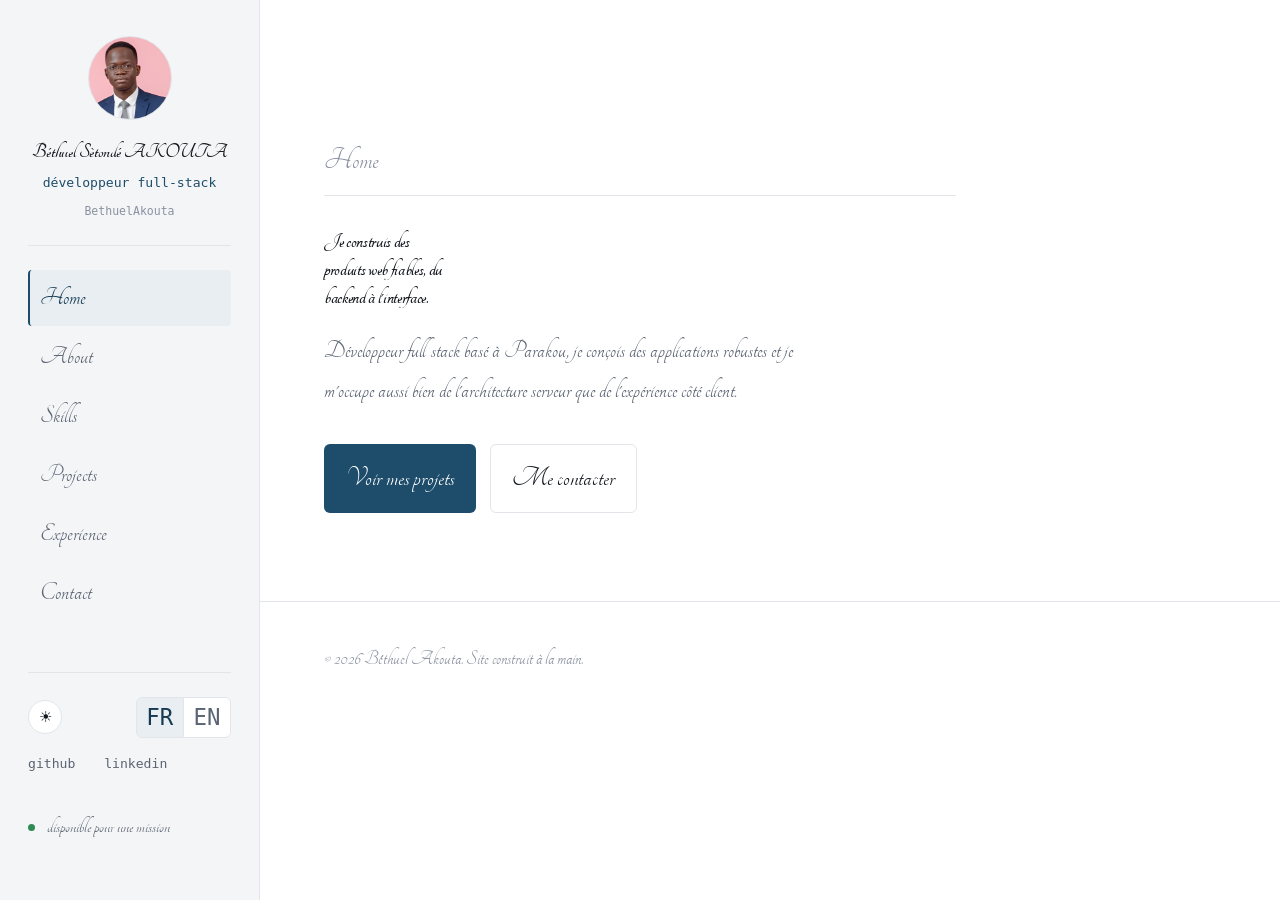
<file: index.html>
<!DOCTYPE html>
<html lang="fr" data-theme="light">
<head>
<meta charset="UTF-8" />
<meta name="viewport" content="width=device-width, initial-scale=1.0" />
<title>Béthuel AKOUTA — Développeur</title>
<link rel="preconnect" href="https://fonts.googleapis.com">
<link rel="preconnect" href="https://fonts.gstatic.com" crossorigin>
<link href="https://fonts.googleapis.com/css2?family=IBM+Plex+Serif:ital,wght@0,100;0,200;0,300;0,400;0,500;0,600;0,700;1,100;1,200;1,300;1,400;1,500;1,600;1,700&family=Londrina+Outline&family=Manufacturing+Consent&family=Tangerine:wght@400;700&display=swap" rel="stylesheet">
<link rel="stylesheet" href="styles.css">
</head>
<body data-page="home">

<button class="menu-btn" id="menuBtn" aria-label="Ouvrir le menu" aria-expanded="false">☰</button>

<div class="layout">
  <aside class="sidebar" id="sidebar">
    <div class="sidebar-top">
      <div class="sidebar-header">
        <div class="avatar">
          <img src="Img/Beth_akt.jpg" alt="" onerror="this.remove()">
          <span class="avatar-initials">NP</span>
        </div>
        <h1 class="name">Béthuel Sètondé AKOUTA</h1>
        <p class="tagline" data-i18n="tagline">développeur full-stack</p>
        <p class="path">BethuelAkouta</p>
      </div>
      <nav class="filetree">
        <a class="file-link site-link" data-page="home" data-base="index.html" href="index.html">Home<span class="ext"></span></a>
        <a class="file-link site-link" data-page="about" data-base="about.html" href="about.html">About<span class="ext"></span></a>
        <a class="file-link site-link" data-page="skills" data-base="skills.html" href="skills.html">Skills<span class="ext"></span></a>
        <a class="file-link site-link" data-page="projects" data-base="projects.html" href="projects.html">Projects<span class="ext"></span></a>
        <a class="file-link site-link" data-page="experience" data-base="experience.html" href="experience.html">Experience<span class="ext"></span></a>
        <a class="file-link site-link" data-page="contact" data-base="contact.html" href="contact.html">Contact<span class="ext"></span></a>
      </nav>
    </div>
    <div class="sidebar-bottom">
      <div class="prefs-row">
        <button type="button" id="themeToggle" class="icon-btn" aria-pressed="false">
          <span class="icon-sun" aria-hidden="true">☀</span>
          <span class="icon-moon" aria-hidden="true">☾</span>
        </button>
        <div class="lang-toggle" role="group" aria-label="Language">
          <button type="button" class="lang-btn" data-lang="fr" aria-pressed="true">FR</button>
          <button type="button" class="lang-btn" data-lang="en" aria-pressed="false">EN</button>
        </div>
      </div>
      <div class="social-links">
        <a href="https://github.com/tonpseudo" target="_blank" rel="noopener">github</a>
        <a href="https://linkedin.com/in/tonpseudo" target="_blank" rel="noopener">linkedin</a>
      </div>
      <p class="status"><span class="dot"></span><span data-i18n="status">disponible pour une mission</span></p>
    </div>
  </aside>

  <main>
    <section id="hero" class="hero">
      <p class="tab-label">Home</p>
      <h2 data-i18n="home.heading">Je construis des produits web fiables, du backend à l'interface.</h2>
      <p class="lede" data-i18n="home.lede">Dévéloppeur full-stack basé à Parakou, je conçois des applications robustes et je m'occupe aussi bien de l'architecture serveur que de l'expérience côté client.</p>
      <div class="hero-actions">
        <a class="btn-primary site-link" data-base="projects.html" href="projects.html" data-i18n="home.cta.projects">Voir mes projets</a>
        <a class="btn-ghost site-link" data-base="contact.html" href="contact.html" data-i18n="home.cta.contact">Me contacter</a>
      </div>
    </section>

    <footer>
      © <span id="year"></span> <span data-i18n="footer.text">Béthuel AKOUTA. Site construit à la main.</span>
    </footer>
  </main>
</div>

<script src="script.js"></script>
</body>
</html>
</file>
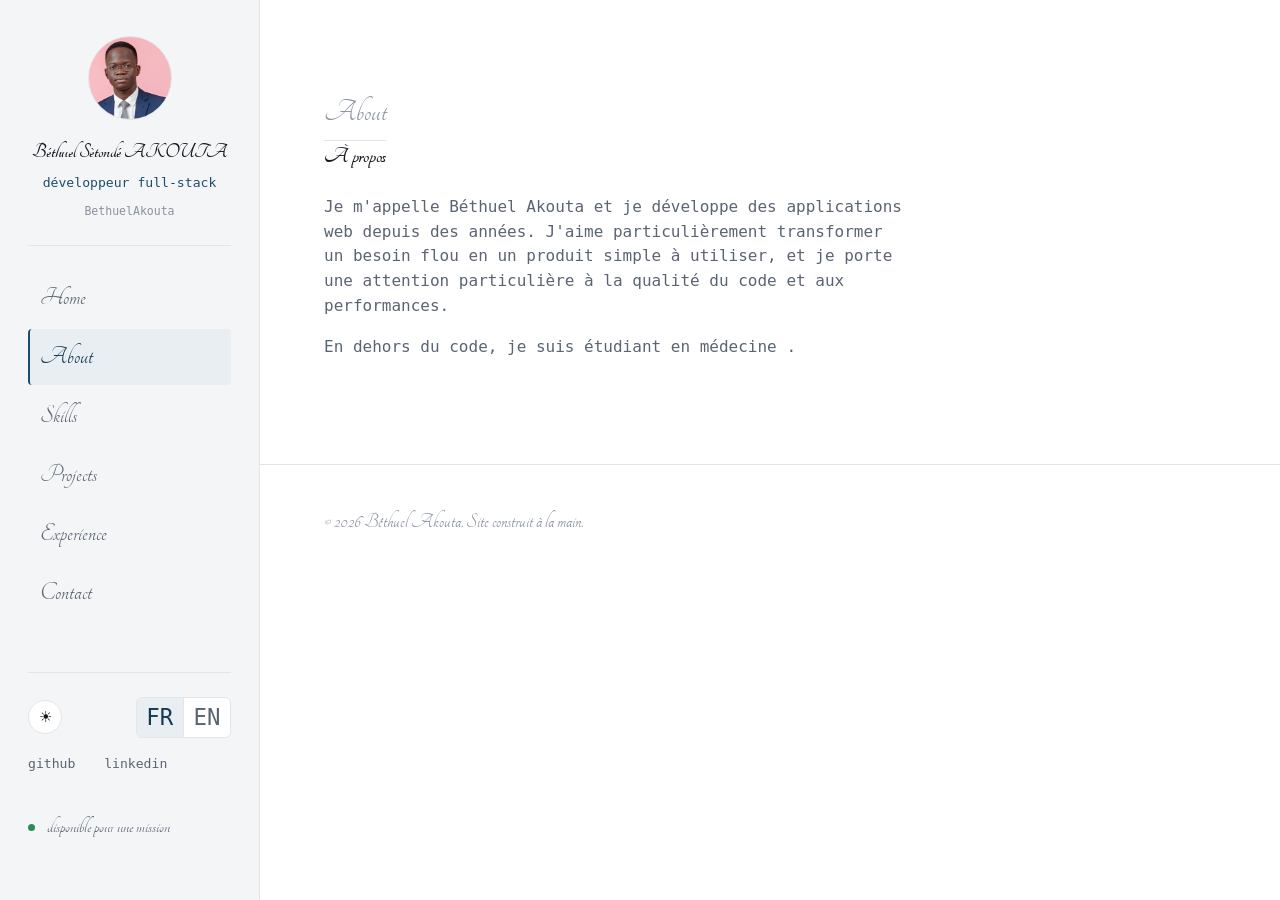
<file: about.html>
<!DOCTYPE html>
<html lang="fr" data-theme="light">
<head>
<meta charset="UTF-8" />
<meta name="viewport" content="width=device-width, initial-scale=1.0" />
<title>À propos — Béthuel AKOUTA</title>
<link rel="preconnect" href="https://fonts.googleapis.com">
<link rel="preconnect" href="https://fonts.gstatic.com" crossorigin>
<link href="https://fonts.googleapis.com/css2?family=IBM+Plex+Serif:ital,wght@0,100;0,200;0,300;0,400;0,500;0,600;0,700;1,100;1,200;1,300;1,400;1,500;1,600;1,700&family=Londrina+Outline&family=Manufacturing+Consent&family=Tangerine:wght@400;700&display=swap" rel="stylesheet">
<link rel="stylesheet" href="styles.css">
</head>
<body data-page="about">

<button class="menu-btn" id="menuBtn" aria-label="Ouvrir le menu" aria-expanded="false">☰</button>

<div class="layout">
  <aside class="sidebar" id="sidebar">
    <div class="sidebar-top">
      <div class="sidebar-header">
        <div class="avatar">
          <img src="Img/Beth_akt.jpg" alt="" onerror="this.remove()">
          <span class="avatar-initials">NP</span>
        </div>
        <h1 class="name">Béthuel Sètondé AKOUTA</h1>
        <p class="tagline" data-i18n="tagline">développeur full-stack</p>
        <p class="path">BethuelAkouta</p>
      </div>
      <nav class="filetree">
        <a class="file-link site-link" data-page="home" data-base="index.html" href="index.html">Home<span class="ext"></span></a>
        <a class="file-link site-link" data-page="about" data-base="about.html" href="about.html">About<span class="ext"></span></a>
        <a class="file-link site-link" data-page="skills" data-base="skills.html" href="skills.html">Skills<span class="ext"></span></a>
        <a class="file-link site-link" data-page="projects" data-base="projects.html" href="projects.html">Projects<span class="ext"></span></a>
        <a class="file-link site-link" data-page="experience" data-base="experience.html" href="experience.html">Experience<span class="ext"></span></a>
        <a class="file-link site-link" data-page="contact" data-base="contact.html" href="contact.html">Contact<span class="ext"></span></a>
      </nav>
    </div>
    <div class="sidebar-bottom">
      <div class="prefs-row">
        <button type="button" id="themeToggle" class="icon-btn" aria-pressed="false">
          <span class="icon-sun" aria-hidden="true">☀</span>
          <span class="icon-moon" aria-hidden="true">☾</span>
        </button>
        <div class="lang-toggle" role="group" aria-label="Language">
          <button type="button" class="lang-btn" data-lang="fr" aria-pressed="true">FR</button>
          <button type="button" class="lang-btn" data-lang="en" aria-pressed="false">EN</button>
        </div>
      </div>
      <div class="social-links">
        <a href="https://github.com/tonpseudo" target="_blank" rel="noopener">github</a>
        <a href="https://linkedin.com/in/tonpseudo" target="_blank" rel="noopener">linkedin</a>
      </div>
      <p class="status"><span class="dot"></span><span data-i18n="status">Disponible pour une mission</span></p>
    </div>
  </aside>

  <main>
    <section id="about" class="section">
      <span class="tab-label">About</span>
      <h3 data-i18n="about.heading">À propos</h3>
      <p data-i18n="about.p1">Je m'appelle Béthuel AKOUTA et je développe des applications web. J'aime particulièrement transformer un besoin flou en un produit simple à utiliser, et je porte une attention particulière à la qualité du code et aux performances.</p>
      <p data-i18n="about.p2">En dehors du code, je suis étudiant en médecine.</p>
    </section>

    <footer style="margin-bottom: 3px;">
      © <span id="year"></span> <span data-i18n="footer.text">Béthuel AKOUTA. Site construit à la main.</span>
    </footer>
  </main>
</div>

<script src="script.js"></script>
</body>
</html>
</file>
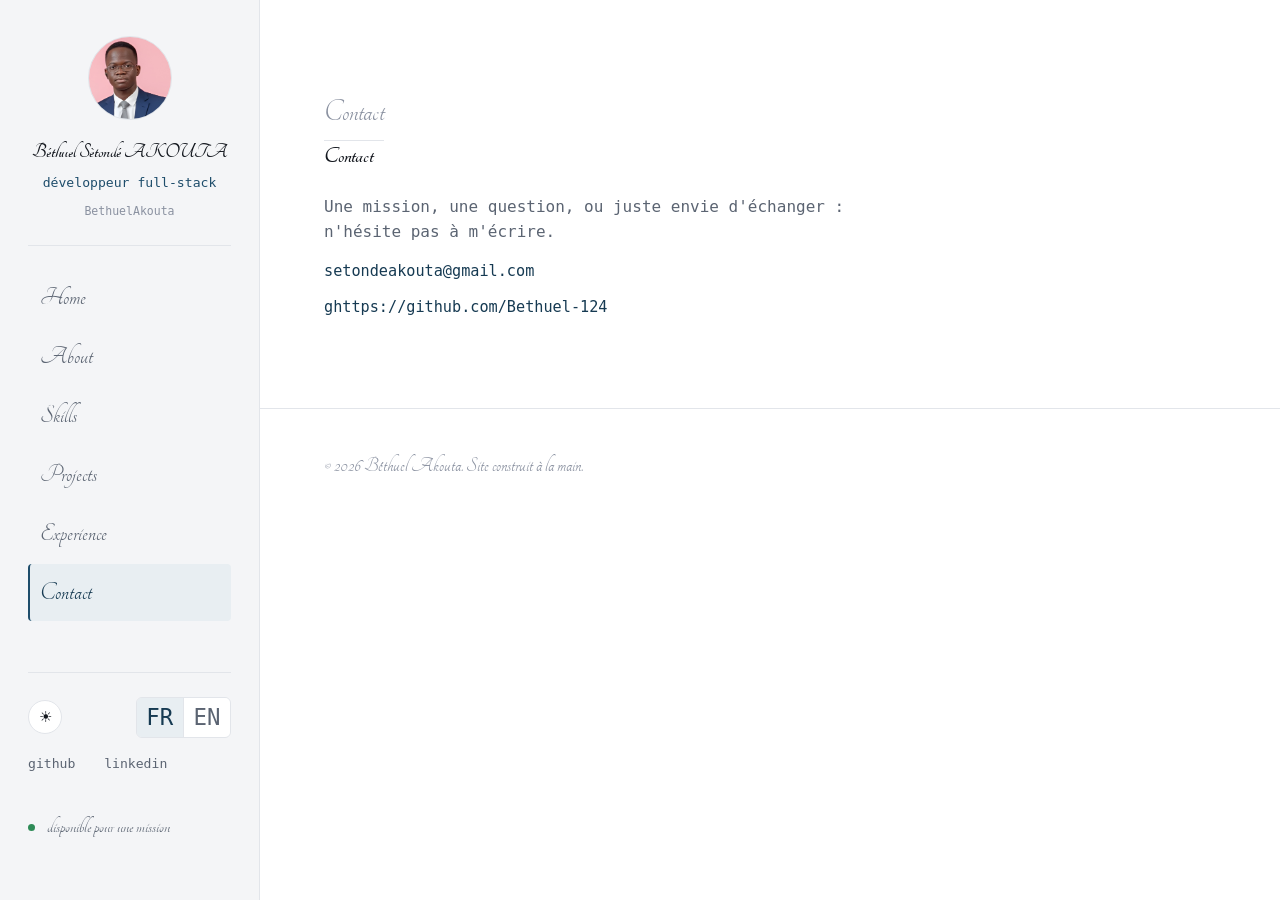
<file: contact.html>
<!DOCTYPE html>
<html lang="fr" data-theme="light">
<head>
<meta charset="UTF-8" />
<meta name="viewport" content="width=device-width, initial-scale=1.0" />
<title>Contact — Béthuel AKOUTA</title>
<link rel="preconnect" href="https://fonts.googleapis.com">
<link rel="preconnect" href="https://fonts.gstatic.com" crossorigin>
<link href="https://fonts.googleapis.com/css2?family=IBM+Plex+Serif:ital,wght@0,100;0,200;0,300;0,400;0,500;0,600;0,700;1,100;1,200;1,300;1,400;1,500;1,600;1,700&family=Londrina+Outline&family=Manufacturing+Consent&family=Tangerine:wght@400;700&display=swap" rel="stylesheet">
<link rel="stylesheet" href="styles.css">
</head>
<body data-page="contact">

<button class="menu-btn" id="menuBtn" aria-label="Ouvrir le menu" aria-expanded="false">☰</button>

<div class="layout">
  <aside class="sidebar" id="sidebar">
    <div class="sidebar-top">
      <div class="sidebar-header">
        <div class="avatar">
          <img src="Img/Beth_akt.jpg" alt="" onerror="this.remove()">
          <span class="avatar-initials">NP</span>
        </div>
        <h1 class="name">Béthuel Sètondé AKOUTA</h1>
        <p class="tagline" data-i18n="tagline">développeur full-stack</p>
        <p class="path">BethuelAkouta</p>
      </div>
      <nav class="filetree">
        <a class="file-link site-link" data-page="home" data-base="index.html" href="index.html">Home<span class="ext"></span></a>
        <a class="file-link site-link" data-page="about" data-base="about.html" href="about.html">About<span class="ext"></span></a>
        <a class="file-link site-link" data-page="skills" data-base="skills.html" href="skills.html">Skills<span class="ext"></span></a>
        <a class="file-link site-link" data-page="projects" data-base="projects.html" href="projects.html">Projects<span class="ext"></span></a>
        <a class="file-link site-link" data-page="experience" data-base="experience.html" href="experience.html">Experience<span class="ext"></span></a>
        <a class="file-link site-link" data-page="contact" data-base="contact.html" href="contact.html">Contact<span class="ext"></span></a>
      </nav>
    </div>
    <div class="sidebar-bottom">
      <div class="prefs-row">
        <button type="button" id="themeToggle" class="icon-btn" aria-pressed="false">
          <span class="icon-sun" aria-hidden="true">☀</span>
          <span class="icon-moon" aria-hidden="true">☾</span>
        </button>
        <div class="lang-toggle" role="group" aria-label="Language">
          <button type="button" class="lang-btn" data-lang="fr" aria-pressed="true">FR</button>
          <button type="button" class="lang-btn" data-lang="en" aria-pressed="false">EN</button>
        </div>
      </div>
      <div class="social-links">
        <a href="https://github.com/tonpseudo" target="_blank" rel="noopener">github</a>
        <a href="https://linkedin.com/in/tonpseudo" target="_blank" rel="noopener">linkedin</a>
      </div>
      <p class="status"><span class="dot"></span><span data-i18n="status">disponible pour une mission</span></p>
    </div>
  </aside>

  <main>
    <section id="contact" class="section">
      <span class="tab-label">Contact</span>
      <h3 data-i18n="contact.heading">Contact</h3>
      <p data-i18n="contact.p1">Une mission, une question, ou juste envie d'échanger : n'hésite pas à m'écrire.</p>
      <div class="contact-links">
        <a href="mailto:setondeakouta@gmail.com">setondeakouta@gmail.com</a>
        <a href="https://github.com/Bethuel-124" target="_blank" rel="noopener">ghttps://github.com/Bethuel-124</a>
      </div>
    </section>

    <footer>
      © <span id="year"></span> <span data-i18n="footer.text">Béthuel AKOUTA. Site construit à la main.</span>
    </footer>
  </main>
</div>

<script src="script.js"></script>
</body>
</html>
</file>
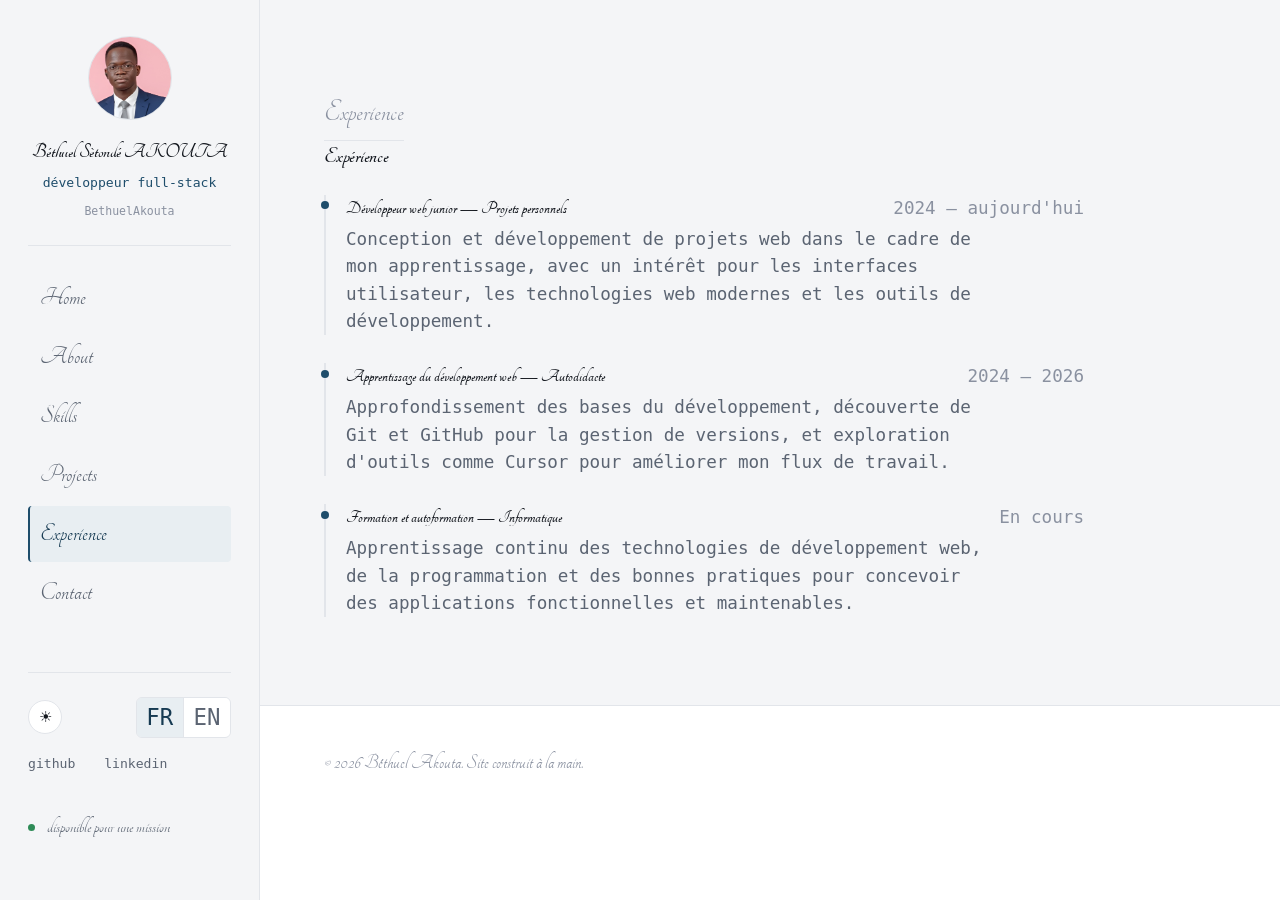
<file: experience.html>
<!DOCTYPE html>
<html lang="fr" data-theme="light">
<head>
<meta charset="UTF-8" />
<meta name="viewport" content="width=device-width, initial-scale=1.0" />
<title>Expérience — Béthuel AKOUTA</title>
<link rel="preconnect" href="https://fonts.googleapis.com">
<link rel="preconnect" href="https://fonts.gstatic.com" crossorigin>
<link href="https://fonts.googleapis.com/css2?family=IBM+Plex+Serif:ital,wght@0,100;0,200;0,300;0,400;0,500;0,600;0,700;1,100;1,200;1,300;1,400;1,500;1,600;1,700&family=Londrina+Outline&family=Manufacturing+Consent&family=Tangerine:wght@400;700&display=swap" rel="stylesheet">
<link rel="stylesheet" href="styles.css">
</head>
<body data-page="experience">

<button class="menu-btn" id="menuBtn" aria-label="Ouvrir le menu" aria-expanded="false">☰</button>

<div class="layout">
  <aside class="sidebar" id="sidebar">
    <div class="sidebar-top">
      <div class="sidebar-header">
        <div class="avatar">
          <img src="Img/Beth_akt.jpg" alt="" onerror="this.remove()">
          <span class="avatar-initials">NP</span>
        </div>
        <h1 class="name">Béthuel Sètondé AKOUTA</h1>
        <p class="tagline" data-i18n="tagline">développeur full-stack</p>
        <p class="path">BethuelAkouta</p>
      </div>
      <nav class="filetree">
        <a class="file-link site-link" data-page="home" data-base="index.html" href="index.html">Home<span class="ext"></span></a>
        <a class="file-link site-link" data-page="about" data-base="about.html" href="about.html">About<span class="ext"></span></a>
        <a class="file-link site-link" data-page="skills" data-base="skills.html" href="skills.html">Skills<span class="ext"></span></a>
        <a class="file-link site-link" data-page="projects" data-base="projects.html" href="projects.html">Projects<span class="ext"></span></a>
        <a class="file-link site-link" data-page="experience" data-base="experience.html" href="experience.html">Experience<span class="ext"></span></a>
        <a class="file-link site-link" data-page="contact" data-base="contact.html" href="contact.html">Contact<span class="ext"></span></a>
      </nav>
    </div>
    <div class="sidebar-bottom">
      <div class="prefs-row">
        <button type="button" id="themeToggle" class="icon-btn" aria-pressed="false">
          <span class="icon-sun" aria-hidden="true">☀</span>
          <span class="icon-moon" aria-hidden="true">☾</span>
        </button>
        <div class="lang-toggle" role="group" aria-label="Language">
          <button type="button" class="lang-btn" data-lang="fr" aria-pressed="true">FR</button>
          <button type="button" class="lang-btn" data-lang="en" aria-pressed="false">EN</button>
        </div>
      </div>
      <div class="social-links">
        <a href="https://github.com/tonpseudo" target="_blank" rel="noopener">github</a>
        <a href="https://linkedin.com/in/tonpseudo" target="_blank" rel="noopener">linkedin</a>
      </div>
      <p class="status"><span class="dot"></span><span data-i18n="status">disponible pour une mission</span></p>
    </div>
  </aside>

  <main>
    <section id="experience" class="section alt">
      <span class="tab-label">Experience</span>
      <h3 data-i18n="experience.heading">Expérience</h3>
      <ol class="timeline">
        <li>
          <div class="role-line">
            <h4 data-i18n="experience.role1.title">Poste actuel — Entreprise</h4>
            <span class="period" data-i18n="experience.role1.period">2024 — aujourd'hui</span>
          </div>
          <p data-i18n="experience.role1.desc">_________________________________________________</p>
        </li>
        <li>
          <div class="role-line">
            <h4 data-i18n="experience.role2.title">Poste précédent — Entreprise</h4>
            <span class="period" data-i18n="experience.role2.period">2022 — 2024</span>
          </div>
          <p data-i18n="experience.role2.desc">_________________________________________________</p>
        </li>
        <li>
          <div class="role-line">
            <h4 data-i18n="experience.role3.title">Formation — École / Autoformation</h4>
            <span class="period" data-i18n="experience.role3.period">avant 2022</span>
          </div>
          <p data-i18n="experience.role3.desc">_________________________________________________</p>
        </li>
      </ol>
    </section>

    <footer>
      © <span id="year"></span> <span data-i18n="footer.text">Béthuel AKOUTA. Site construit à la main.</span>
    </footer>
  </main>
</div>

<script src="script.js"></script>
</body>
</html>
</file>
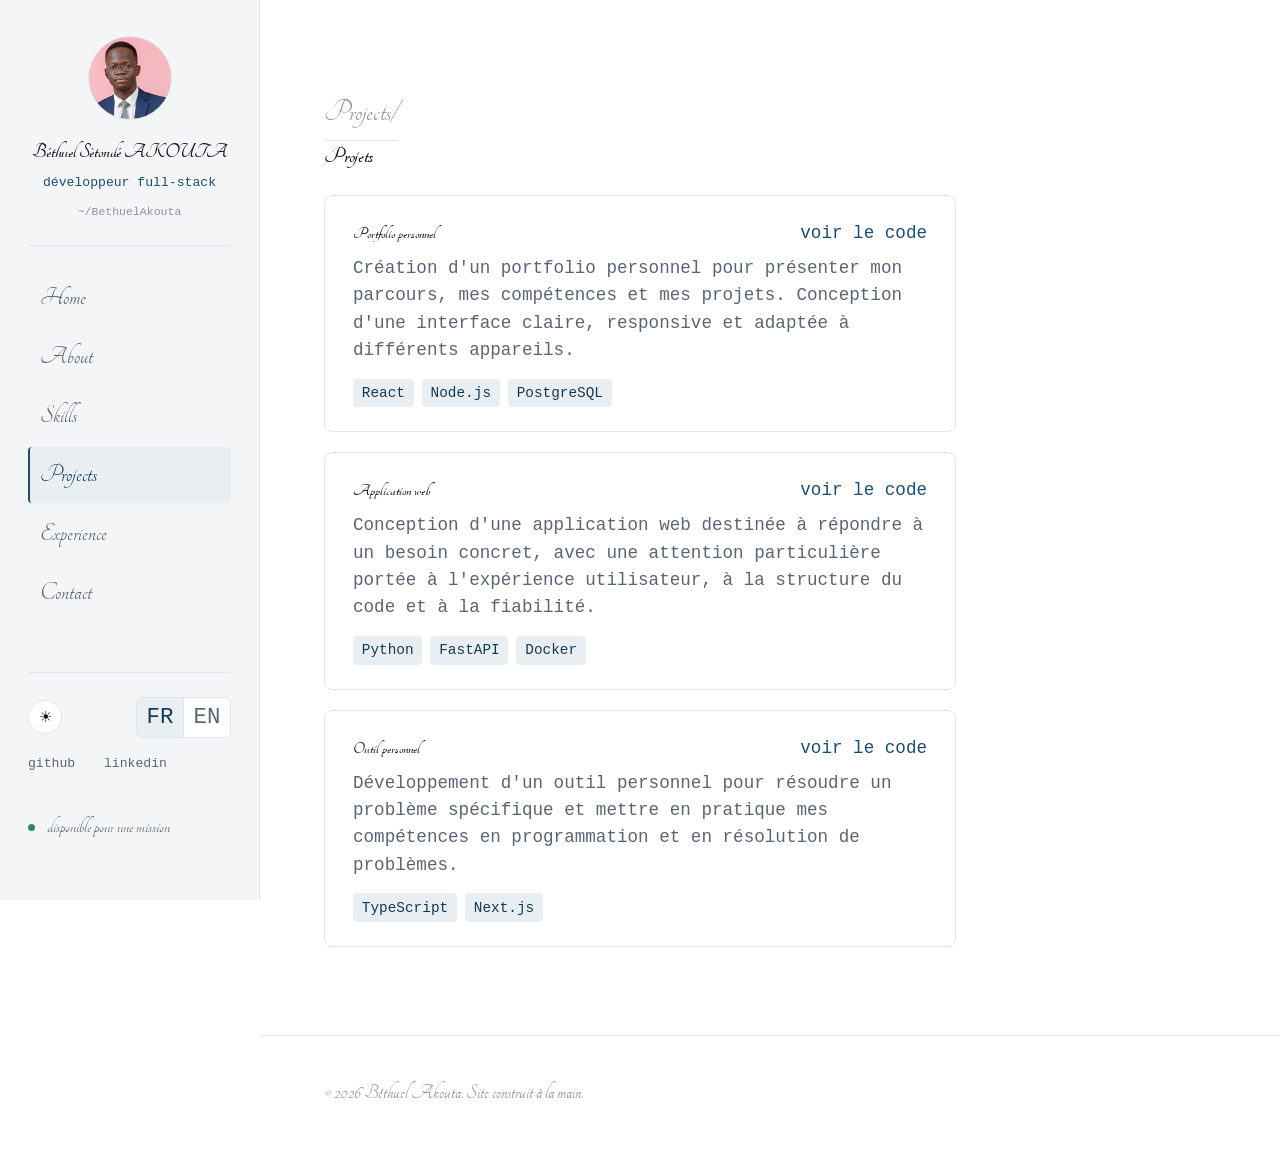
<file: projects.html>
<!DOCTYPE html>
<html lang="fr" data-theme="light">
<head>
<meta charset="UTF-8" />
<meta name="viewport" content="width=device-width, initial-scale=1.0" />
<title>Projets — Nom Prénom</title>
<link rel="preconnect" href="https://fonts.googleapis.com">
<link rel="preconnect" href="https://fonts.gstatic.com" crossorigin>
<link href="https://fonts.googleapis.com/css2?family=IBM+Plex+Serif:ital,wght@0,100;0,200;0,300;0,400;0,500;0,600;0,700;1,100;1,200;1,300;1,400;1,500;1,600;1,700&family=Londrina+Outline&family=Manufacturing+Consent&family=Tangerine:wght@400;700&display=swap" rel="stylesheet">
<link rel="stylesheet" href="styles.css">
</head>
<body data-page="projects">

<button class="menu-btn" id="menuBtn" aria-label="Ouvrir le menu" aria-expanded="false">☰</button>

<div class="layout">
  <aside class="sidebar" id="sidebar">
    <div class="sidebar-top">
      <div class="sidebar-header">
        <div class="avatar">
          <img src="Img/Beth_akt.jpg" alt="" onerror="this.remove()">
          <span class="avatar-initials">NP</span>
        </div>
        <h1 class="name">Béthuel Sètondé AKOUTA</h1>
        <p class="tagline" data-i18n="tagline">développeur full-stack</p>
        <p class="path">~/BethuelAkouta</p>
      </div>
      <nav class="filetree">
        <a class="file-link site-link" data-page="home" data-base="index.html" href="index.html">Home<span class="ext"></span></a>
        <a class="file-link site-link" data-page="about" data-base="about.html" href="about.html">About<span class="ext"></span></a>
        <a class="file-link site-link" data-page="skills" data-base="skills.html" href="skills.html">Skills<span class="ext"></span></a>
        <a class="file-link site-link" data-page="projects" data-base="projects.html" href="projects.html">Projects<span class="ext"></span></a>
        <a class="file-link site-link" data-page="experience" data-base="experience.html" href="experience.html">Experience<span class="ext"></span></a>
        <a class="file-link site-link" data-page="contact" data-base="contact.html" href="contact.html">Contact<span class="ext"></span></a>
      </nav>
    </div>
    <div class="sidebar-bottom">
      <div class="prefs-row">
        <button type="button" id="themeToggle" class="icon-btn" aria-pressed="false">
          <span class="icon-sun" aria-hidden="true">☀</span>
          <span class="icon-moon" aria-hidden="true">☾</span>
        </button>
        <div class="lang-toggle" role="group" aria-label="Language">
          <button type="button" class="lang-btn" data-lang="fr" aria-pressed="true">FR</button>
          <button type="button" class="lang-btn" data-lang="en" aria-pressed="false">EN</button>
        </div>
      </div>
      <div class="social-links">
        <a href="https://github.com/tonpseudo" target="_blank" rel="noopener">github</a>
        <a href="https://linkedin.com/in/tonpseudo" target="_blank" rel="noopener">linkedin</a>
      </div>
      <p class="status"><span class="dot"></span><span data-i18n="status">disponible pour une mission</span></p>
    </div>
  </aside>

  <main>
    <section id="projects" class="section">
      <span class="tab-label">Projects/</span>
      <h3 data-i18n="projects.heading">Projets</h3>
      <div class="projects-grid">
        <article class="project-card">
          <div class="project-head">
            <h4 data-i18n="projects.p1.title">Nom du projet 1</h4>
            <a class="project-link" href="#" target="_blank" rel="noopener" data-i18n="projects.viewCode">voir le code</a>
          </div>
          <p data-i18n="projects.p1.desc">Description courte : le problème résolu, le contexte, et un résultat concret si possible (ex. temps de chargement réduit, nombre d'utilisateurs).</p>
          <ul class="tag-list">
            <li>React</li><li>Node.js</li><li>PostgreSQL</li>
          </ul>
        </article>

        <article class="project-card">
          <div class="project-head">
            <h4 data-i18n="projects.p2.title">Nom du projet 2</h4>
            <a class="project-link" href="#" target="_blank" rel="noopener" data-i18n="projects.viewCode">voir le code</a>
          </div>
          <p data-i18n="projects.p2.desc">Description courte du deuxième projet : ce que tu as construit, ton rôle, et une difficulté technique intéressante que tu as résolue.</p>
          <ul class="tag-list">
            <li>Python</li><li>FastAPI</li><li>Docker</li>
          </ul>
        </article>

        <article class="project-card">
          <div class="project-head">
            <h4 data-i18n="projects.p3.title">Nom du projet 3</h4>
            <a class="project-link" href="#" target="_blank" rel="noopener" data-i18n="projects.viewCode">voir le code</a>
          </div>
          <p data-i18n="projects.p3.desc">Un troisième projet, idéalement varié par rapport aux deux précédents (par exemple un outil personnel, une contribution open source, ou un projet freelance).</p>
          <ul class="tag-list">
            <li>TypeScript</li><li>Next.js</li>
          </ul>
        </article>
      </div>
    </section>

    <footer>
      © <span id="year"></span> <span data-i18n="footer.text">Béthuel AKOUTA. Site construit à la main.</span>
    </footer>
  </main>
</div>

<script src="script.js"></script>
</body>
</html>
</file>
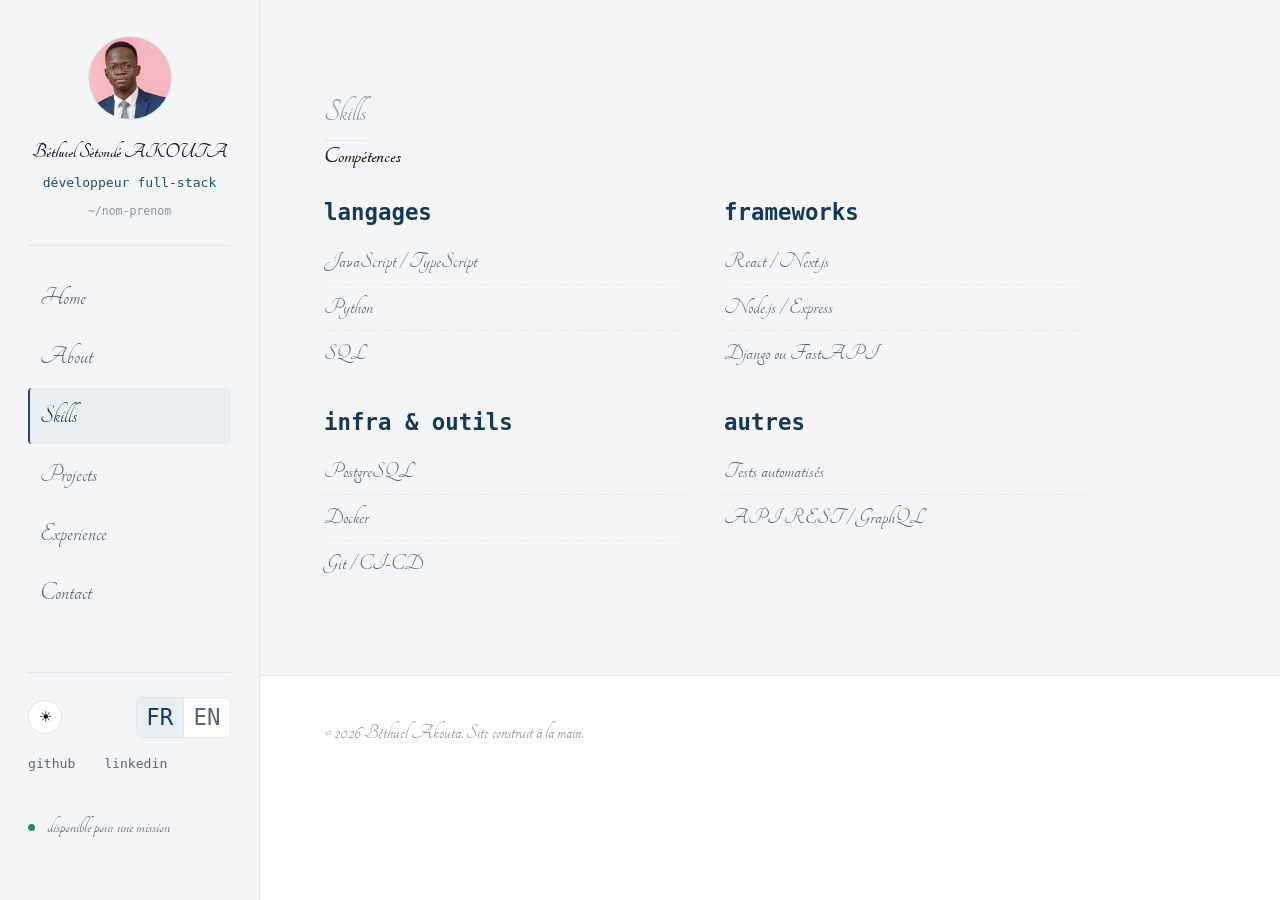
<file: skills.html>
<!DOCTYPE html>
<html lang="fr" data-theme="light">
<head>
<meta charset="UTF-8" />
<meta name="viewport" content="width=device-width, initial-scale=1.0" />
<title>Compétences — Béthuel AKOUTA</title>
<link rel="preconnect" href="https://fonts.googleapis.com">
<link rel="preconnect" href="https://fonts.gstatic.com" crossorigin>
<link href="https://fonts.googleapis.com/css2?family=IBM+Plex+Serif:ital,wght@0,100;0,200;0,300;0,400;0,500;0,600;0,700;1,100;1,200;1,300;1,400;1,500;1,600;1,700&family=Londrina+Outline&family=Manufacturing+Consent&family=Tangerine:wght@400;700&display=swap" rel="stylesheet">
<link rel="stylesheet" href="styles.css">
</head>
<body data-page="skills">

<button class="menu-btn" id="menuBtn" aria-label="Ouvrir le menu" aria-expanded="false">☰</button>

<div class="layout">
  <aside class="sidebar" id="sidebar">
    <div class="sidebar-top">
      <div class="sidebar-header">
        <div class="avatar">
          <img src="Img/Beth_akt.jpg" alt="" onerror="this.remove()">
          <span class="avatar-initials">NP</span>
        </div>
        <h1 class="name">Béthuel Sètondé AKOUTA</h1>
        <p class="tagline" data-i18n="tagline">développeur full-stack</p>
        <p class="path">~/nom-prenom</p>
      </div>
      <nav class="filetree">
        <a class="file-link site-link" data-page="home" data-base="index.html" href="index.html">Home<span class="ext"></span></a>
        <a class="file-link site-link" data-page="about" data-base="about.html" href="about.html">About<span class="ext"></span></a>
        <a class="file-link site-link" data-page="skills" data-base="skills.html" href="skills.html">Skills<span class="ext"></span></a>
        <a class="file-link site-link" data-page="projects" data-base="projects.html" href="projects.html">Projects<span class="ext"></span></a>
        <a class="file-link site-link" data-page="experience" data-base="experience.html" href="experience.html">Experience<span class="ext"></span></a>
        <a class="file-link site-link" data-page="contact" data-base="contact.html" href="contact.html">Contact<span class="ext"></span></a>
      </nav>
    </div>
    <div class="sidebar-bottom">
      <div class="prefs-row">
        <button type="button" id="themeToggle" class="icon-btn" aria-pressed="false">
          <span class="icon-sun" aria-hidden="true">☀</span>
          <span class="icon-moon" aria-hidden="true">☾</span>
        </button>
        <div class="lang-toggle" role="group" aria-label="Language">
          <button type="button" class="lang-btn" data-lang="fr" aria-pressed="true">FR</button>
          <button type="button" class="lang-btn" data-lang="en" aria-pressed="false">EN</button>
        </div>
      </div>
      <div class="social-links">
        <a href="https://github.com/tonpseudo" target="_blank" rel="noopener">github</a>
        <a href="https://linkedin.com/in/tonpseudo" target="_blank" rel="noopener">linkedin</a>
      </div>
      <p class="status"><span class="dot"></span><span data-i18n="status">disponible pour une mission</span></p>
    </div>
  </aside>

  <main>
    <section id="skills" class="section alt">
      <span class="tab-label">Skills</span>
      <h3 data-i18n="skills.heading">Compétences</h3>
      <div class="skills-grid">
        <div class="skill-group">
          <h4 data-i18n="skills.group1.title">langages</h4>
          <ul>
            <li>JavaScript / TypeScript</li>
            <li>Python</li>
            <li>SQL</li>
          </ul>
        </div>
        <div class="skill-group">
          <h4 data-i18n="skills.group2.title">frameworks</h4>
          <ul>
            <li>React / Next.js</li>
            <li>Node.js / Express</li>
            <li>Django ou FastAPI</li>
          </ul>
        </div>
        <div class="skill-group">
          <h4 data-i18n="skills.group3.title">infra &amp; outils</h4>
          <ul>
            <li>PostgreSQL</li>
            <li>Docker</li>
            <li>Git / CI-CD</li>
          </ul>
        </div>
        <div class="skill-group">
          <h4 data-i18n="skills.group4.title">autres</h4>
          <ul>
            <li data-i18n="skills.other.tests">Tests automatisés</li>
            <li data-i18n="skills.other.api">API REST / GraphQL</li>
          </ul>
        </div>
      </div>
    </section>

    <footer>
      © <span id="year"></span> <span data-i18n="footer.text">Béthuel AKOUTA. Site construit à la main.</span>
    </footer>
  </main>
</div>

<script src="script.js"></script>
</body>
</html>
</file>
<file: styles.css>
:root{
  --sidebar-w: 260px;
  --sans: 'Tangerine', -apple-system, sans-serif;
  --mono: 'Londrina+Outline', ui-monospace, monospace;

  /* light theme (default) */
  --bg:#ffffff;
  --bg-alt:#f4f5f7;
  --ink:#14181f;
  --ink-muted:#5b6472;
  --ink-faint:#8a91a0;
  --border:#e2e5ea;
  --accent:#1e4d6b;
  --accent-strong:#163a52;
  --accent-tint:#e8eef2;
  --btn-bg:#1e4d6b;
  --btn-bg-hover:#163a52;
  --btn-text:#ffffff;
  --status-dot:#2e8b57;
}

html[data-theme="dark"]{
  --bg:#12151b;
  --bg-alt:#181c24;
  --ink:#e7eaef;
  --ink-muted:#a2aab8;
  --ink-faint:#6d7583;
  --border:#262b35;
  --accent:#7fb8e0;
  --accent-strong:#a9d3f0;
  --accent-tint:#1d3244;
  --btn-bg:#2f6f96;
  --btn-bg-hover:#3f85b0;
  --btn-text:#ffffff;
  --status-dot:#3fae7a;
}

*{ box-sizing:border-box; }
html{ scroll-behavior:smooth; }

@media (prefers-reduced-motion: reduce){
  html{ scroll-behavior:auto; }
  *{ animation:none !important; transition:none !important; }
}

body{
  margin:0;
  font-family:var(--sans);
  color:var(--ink);
  background:var(--bg);
  line-height:1.55;
  transition:background-color .2s ease, color .2s ease;
  animation:page-fade-in .15s ease;
}

body.page-fade-out{
  animation:page-fade-out .1s ease forwards;
}

@keyframes page-fade-in{
  from{ opacity:0; }
  to{ opacity:1; }
}

@keyframes page-fade-out{
  from{ opacity:1; }
  to{ opacity:0; }
}

a{ color:inherit; text-decoration:none; }
ul, ol{ margin:0; padding:0; list-style:none; }
button{ font-family:inherit; cursor:pointer; }

:focus-visible{
  outline:2px solid var(--accent);
  outline-offset:3px;
}

/* ---------- Layout ---------- */
.layout{ display:flex; min-height:100vh; }

/* ---------- Sidebar ---------- */
.sidebar{
  width:var(--sidebar-w);
  flex-shrink:0;
  background:var(--bg-alt);
  border-right:1px solid var(--border);
  padding:2.25rem 1.75rem;
  display:flex;
  flex-direction:column;
  justify-content:space-between;
  position:sticky;
  top:0;
  height:100vh;
  overflow-y:auto;
  transition:background-color .2s ease, border-color .2s ease;
}

.sidebar-top{ display:flex; flex-direction:column; }

.sidebar-header{
  text-align:center;
  padding-bottom:1.5rem;
  margin-bottom:1.5rem;
  border-bottom:1px solid var(--border);
}

.avatar{
  position:relative;
  width:84px; height:84px;
  border-radius:50%;
  overflow:hidden;
  background:var(--accent-tint);
  display:flex;
  align-items:center;
  justify-content:center;
  margin:0 auto 1rem;
  border:1px solid var(--border);
}

.avatar img{
  position:absolute;
  inset:0;
  width:100%; height:100%;
  object-fit:cover;
}

.avatar-initials{
  font-family:var(--mono);
  font-weight:600;
  font-size:1.35rem;
  color:var(--accent-strong);
}

.sidebar-header .name{
  font-size:1.3rem;
  font-weight:600;
  margin:0 0 0.3rem;
  letter-spacing:-0.01em;
}

.sidebar-header .tagline{
  font-family:var(--mono);
  font-size:0.82rem;
  color:var(--accent);
  margin:0 0 0.6rem;
}

.sidebar-header .path{
  font-family:var(--mono);
  font-size:0.72rem;
  color:var(--ink-faint);
  margin:0;
}

.filetree{ display:flex; flex-direction:column; gap:0.15rem; }

.file-link{
  font-family:var(--sans);
  font-size:1.7rem;
  color:var(--ink-muted);
  padding:0.45rem 0.6rem;
  border-radius:4px;
  display:flex;
  align-items:center;
  gap:0.15rem;
  border-left:2px solid transparent;
}

.file-link .ext{ color:var(--ink-faint); }

.file-link:hover{ background:var(--accent-tint); color:var(--accent-strong); }

.file-link.active{
  background:var(--accent-tint);
  color:var(--accent-strong);
  border-left-color:var(--accent);
}

.sidebar-bottom{
  display:flex;
  flex-direction:column;
  gap:1rem;
  padding-top:1.5rem;
  border-top:1px solid var(--border);
}

.prefs-row{
  display:flex;
  align-items:center;
  justify-content:space-between;
  gap:0.75rem;
}

.icon-btn{
  width:34px; height:34px;
  border-radius:50%;
  border:1px solid var(--border);
  background:var(--bg);
  color:var(--ink);
  display:flex;
  align-items:center;
  justify-content:center;
  font-size:0.95rem;
  flex-shrink:0;
}
.icon-btn:hover{ border-color:var(--accent); color:var(--accent); }

html[data-theme="light"] .icon-moon{ display:none; }
html[data-theme="dark"] .icon-sun{ display:none; }

.lang-toggle{
  display:flex;
  border:1px solid var(--border);
  border-radius:6px;
  overflow:hidden;
}

.lang-btn{
  font-family:var(--mono);
  font-size:1.4rem;
  padding:0.4rem 0.6rem;
  border:none;
  background:var(--bg);
  color:var(--ink-muted);
}
.lang-btn[aria-pressed="true"]{
  background:var(--accent-tint);
  color:var(--accent-strong);
}
.lang-btn:not(:last-child){ border-right:1px solid var(--border); }

.social-links{
  display:flex;
  gap:1.8rem;
  font-family:var(--mono);
  font-size:0.82rem;
}
.social-links a{ color:var(--ink-muted); }
.social-links a:hover{ color:var(--accent); }

.status{
  font-family:var(--sans);
  font-size:1.3rem;
  color:var(--ink-muted);
  display:flex;
  align-items:center;
  gap:0.75rem;
}
.status .dot{ width:7px; height:7px; border-radius:50%; background:var(--status-dot); display:inline-block; }

/* ---------- Mobile menu button ---------- */
.menu-btn{
  display:none;
  position:fixed;
  top:1rem; right:1rem;
  z-index:20;
  width:15px; height:42px;
  border-radius:4px;
  border:1px solid var(--border);
  background:var(--bg);
  color:var(--ink);
  font-size:1rem;
}

/* ---------- Main content ---------- */
main{ flex:1; min-width:0; }

.section, .hero{ padding:5.5rem 4rem; max-width:760px; }
.hero{ padding-top:6.5rem; }

.section.alt{ background:var(--bg-alt); max-width:none; }
.section.alt > *{ max-width:760px; }

.tab-label{
  font-size:2rem;
  color:var(--ink-faint);
 
  padding-bottom:0.6rem;
  border-bottom:1px solid var(--border);
}


.hero h2{
  font-size:1.4rem;
  line-height:1.25;
  font-weight:600;
  letter-spacing:-0.015em;
  margin:0 0 1.25rem;
  max-width:16ch;
}

.hero .lede{ font-size:1.6rem; color:var(--ink-muted); max-width:56ch; margin:0 0 2rem; }

.hero-actions{ display:flex; gap:0.9rem; flex-wrap:wrap; }

.btn-primary, .btn-ghost{
  display:inline-block;
  padding:0.7rem 1.3rem;
  border-radius:6px;
  font-size:1.8rem;
  font-weight:500;
  border:1px solid transparent;
}

.btn-primary{ background:var(--btn-bg); color:var(--btn-text); }
.btn-primary:hover{ background:var(--btn-bg-hover); }

.btn-ghost{ border-color:var(--border); color:var(--ink); }
.btn-ghost:hover{ border-color:var(--accent); color:var(--accent-strong); }

h3{ font-size:1.5rem; font-weight:600; letter-spacing:-0.01em; margin:0 0 1.25rem; }
h2{ font-size:1.7rem; font-weight:600; letter-spacing:-0.01em; margin:0 0 1.25rem; }
.section p{ color:var(--ink-muted); margin:0 0 1rem; max-width:60ch;font-family: var(--mono); font-size: 1.4; }

/* ---------- Skills ---------- */
.skills-grid{ display:grid; grid-template-columns:repeat(2, 1fr); gap:1.75rem 2.5rem; }

.skill-group h4{
  font-family:var(--mono);
  font-size:1.4rem;
  color:var(--accent-strong);
  margin:0 0 0.6rem;
  font-weight:600;
}

.skill-group ul li{
  font-size:1.5rem;
  color:var(--ink-muted);
  padding:0.25rem 0;
  border-bottom:1px dashed var(--border);
}
.skill-group ul li:last-child{ border-bottom:none; }

/* ---------- Projects ---------- */
.projects-grid{ display:flex; flex-direction:column; gap:1.25rem; }

.project-card{
  border:1px solid var(--border);
  border-radius:8px;
  padding:1.5rem 1.75rem;
  background:var(--bg);
  transition:border-color .2s ease, background-color .2s ease;
}

.project-card .project-head{
  display:flex;
  align-items:baseline;
  justify-content:space-between;
  gap:1rem;
  margin-bottom:0.5rem;
}

.project-card h4{ font-size:1.05rem; font-weight:600; margin:0; }

.project-card .project-link{
  font-family:var(--mono);
  font-size:1.1rem;
  color:var(--accent);
  white-space:nowrap;
}
.project-card .project-link:hover{ text-decoration:underline; }

.project-card p{ margin:0 0 0.9rem; font-size:1.1rem; }

.tag-list{ display:flex; flex-wrap:wrap; gap:0.5rem; }

.tag-list li{
  font-family:var(--mono);
  font-size:0.9rem;
  color:var(--accent-strong);
  background:var(--accent-tint);
  padding:0.2rem 0.55rem;
  border-radius:4px;
}

/* ---------- Experience ---------- */
.timeline{ display:flex; flex-direction:column; gap:1.75rem; }

.timeline li{ padding-left:1.25rem; border-left:2px solid var(--border); position:relative; }

.timeline li::before{
  content:"";
  position:absolute;
  left:-5px; top:0.4rem;
  width:8px; height:8px;
  border-radius:50%;
  background:var(--accent);
}

.timeline .role-line{ display:flex; justify-content:space-between; gap:1rem; flex-wrap:wrap; margin-bottom:0.25rem; }
.timeline h4{ margin:0; font-size:1.1rem; font-weight:600; }
.timeline .period{ font-family:var(--mono); font-size:1.1rem; color:var(--ink-faint); }
.timeline p{ margin:0; font-size:1.1rem; }

/* ---------- Contact ---------- */
.contact-links{ display:flex; flex-direction:column; gap:0.75rem; font-family:var(--mono); font-size:0.95rem; }
.contact-links a{ color:var(--accent-strong); }
.contact-links a:hover{ text-decoration:underline; }

footer{
  padding:2.5rem 4rem 3rem;
  font-size:1.4rem;
  color:var(--ink-faint);
  border-top:1px solid var(--border);
}

/* ---------- Responsive ---------- */
@media (max-width: 860px){
  .skills-grid{ grid-template-columns:1fr; }
}

@media (max-width: 780px){
  .menu-btn{ display:flex; align-items:center; justify-content:center; }

  .sidebar{
    position:fixed;
    inset:0 25% 0 0;
    z-index:15;
    transform:translateX(-100%);
    transition:transform 0.25s ease;
    width:auto;
  }

  .sidebar.open{ transform:translateX(0); }

  .section, .hero{ padding:4rem 1.5rem; }
  .section.alt > *{ max-width:none; }
  footer{ padding:2rem 1.5rem; }
}
</file>
